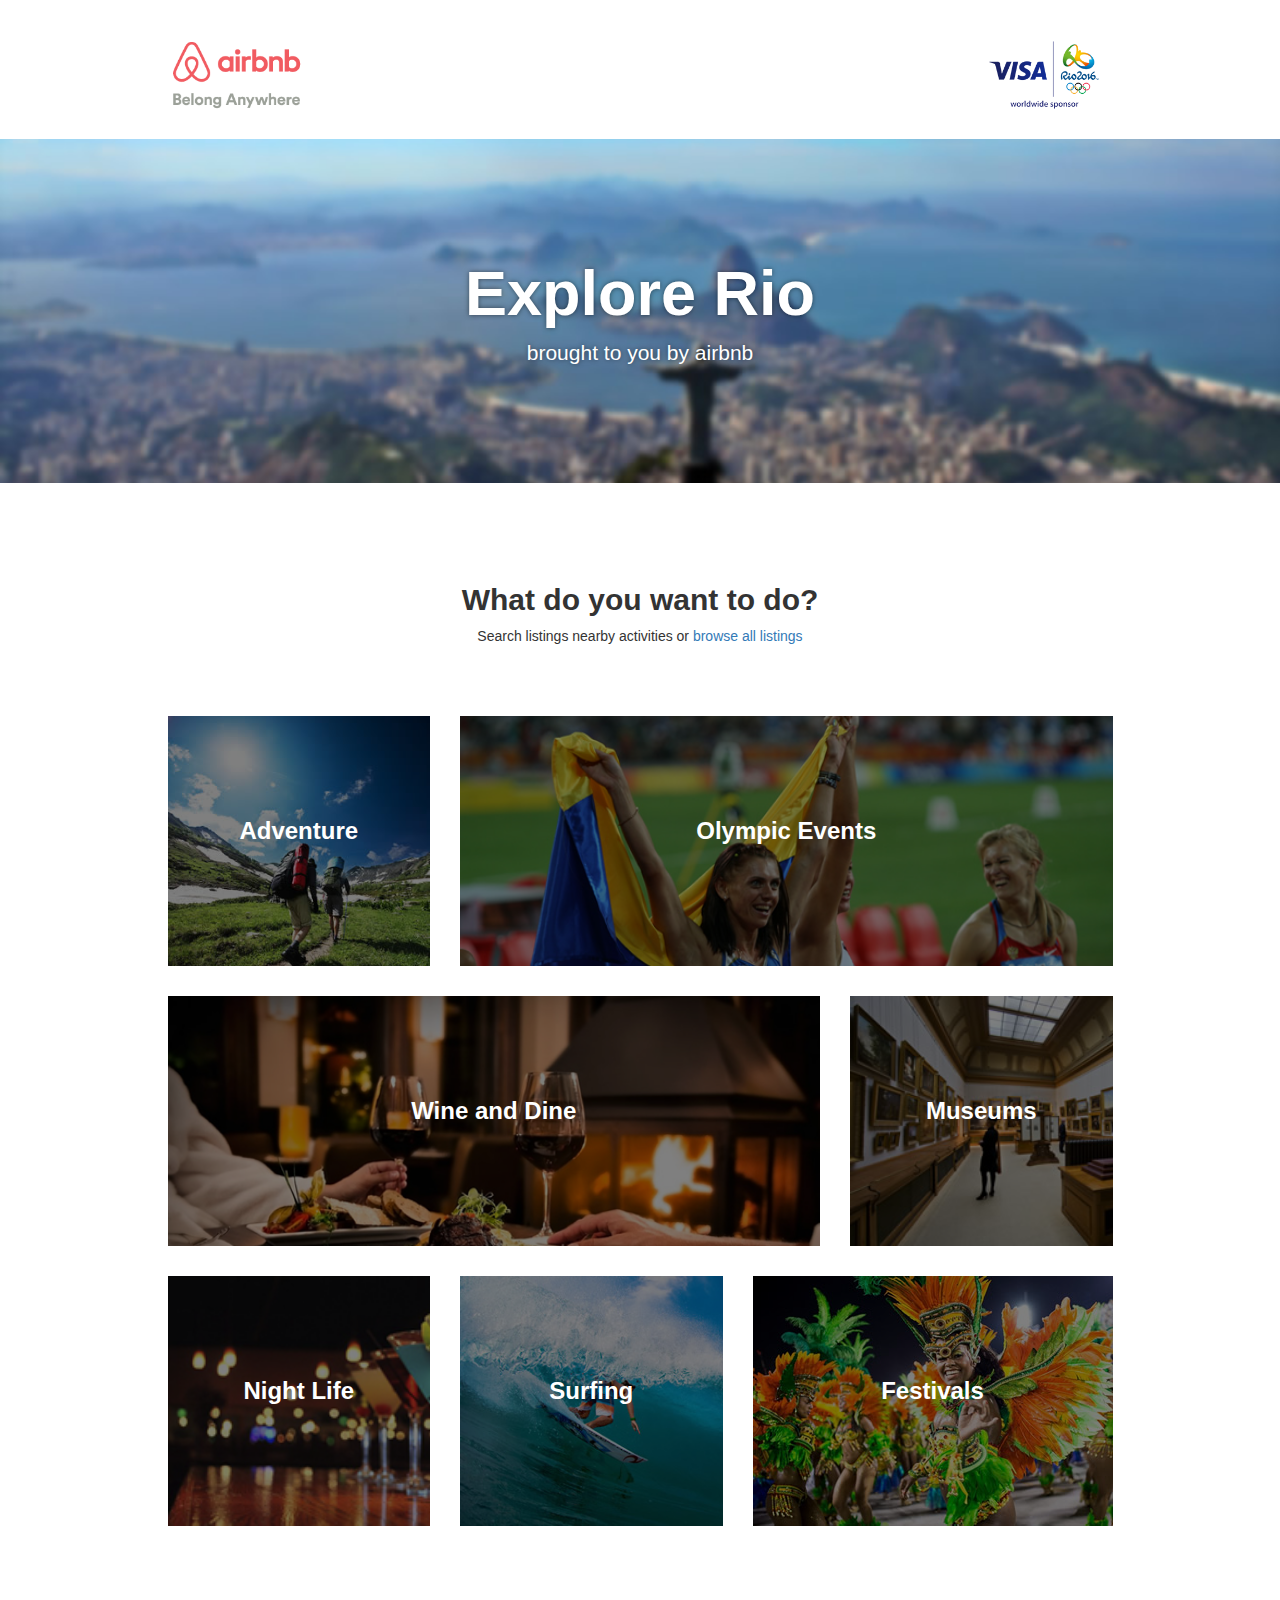
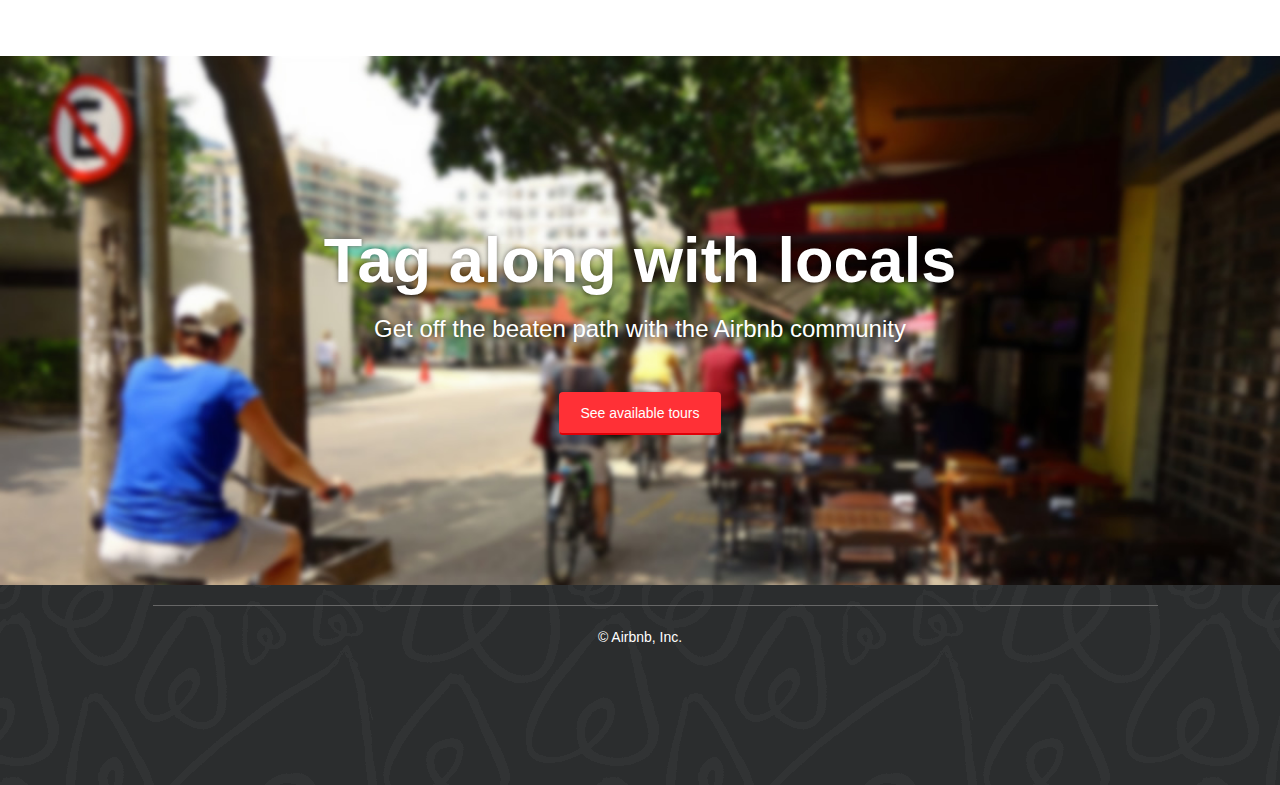
<file: index.html>
<!DOCTYPE html>
<html>
<head>
  <title>AirBnb Redesign</title>
  <meta charset="utf-8">
  <meta name="viewport" content="width=device-width, initial-scale=1">
  <link rel="stylesheet" href="bower_components/bootstrap/dist/css/bootstrap.min.css">
  <link rel="stylesheet" href="rioAirBnb.css">
  <script src="bower_components/jquery/dist/jquery.min.js"></script>
  <script src="bower_components/bootstrap/dist/js/bootstrap.min.js"></script>
</head> 
<body>
  <div class="container">
    <div class="col-md-11 page-header">
      <div class="col-md-offset-1">
        <img class="page-logo" src="assets/rio-logo.png" />
        <img class="page-logo pull-right" src="assets/sponsor.png" />
      </div>
    </div>
  </div>
  <div class="jumbotron">
    <h1 class="centered"><strong>Explore Rio</strong></h1>      
    <p class="centered">brought to you by airbnb</p>
  </div>

  <div class="container">
    <div class="section-header">
      <div class="row">
        <h2 class="centered"><strong>What do you want to do?</strong></h2>
      </div>
      <div class="row">
        <p class="centered">Search listings nearby activities or <a href="https://www.airbnb.com/s/Rio-de-Janeiro--Brazil">browse all listings</a></p>
      </div>
    </div>
    <div class="row">
      <div class="col-md-3 col-md-offset-1">
        <div class="background-img-wrapper" style="background-image: url('assets/hiking.jpg'); background-size: cover;">
          <div class="placeholder">
            <div class="category">
              <h3><strong>Adventure</strong></h3>
              <p class="catDescription">Rentals near hiking trails and scenic vistas</p>
            </div>
          </div>
        </div>
      </div>
      <div class="col-md-7">
        <div class="background-img-wrapper" style="background-image: url('assets/olympics.jpg'); background-size: cover;">
          <div class="placeholder">
            <div class="category">
              <h3><strong>Olympic Events</strong></h3>
              <p class="catDescription">Rentals near sporting venues and sporting events</p>
            </div>
          </div>
        </div>
      </div>
    </div>
    <div class="row">
      <div class="col-md-7 col-md-offset-1">
        <div class="background-img-wrapper" style="background-image: url('assets/wine-and-dine.jpg'); background-size: cover;">
          <div class="placeholder">
            <div class="category">
              <h3><strong>Wine and Dine</strong></h3>
              <p class="catDescription">Rentals near the best of the food scene</p>
            </div>
          </div>
        </div>
      </div>
      <div class="col-md-3">
        <div class="background-img-wrapper" style="background-image: url('assets/museum.jpg'); background-size: cover;">
          <div class="placeholder">
            <div class="category">
              <h3><strong>Museums</strong></h3>
              <p class="catDescription">Rentals near museums and other family-friendly places</p>
            </div>
          </div>
        </div>
      </div>
    </div>
    <div class="row">
      <div class="col-md-3 col-md-offset-1">
        <div class="background-img-wrapper" style="background-image: url('assets/night-life.jpg'); background-size: cover;">
          <div class="placeholder">
            <div class="category">
              <h3><strong>Night Life</strong></h3>
              <p class="catDescription">Rentals near popular clubs and bars</p>
            </div>
          </div>
        </div>
      </div>
      <div class="col-md-3">
        <div class="background-img-wrapper" style="background-image: url('assets/surfing.jpg'); background-size: cover;">
          <div class="placeholder">
            <div class="category">
              <h3><strong>Surfing</strong></h3>
              <p class="catDescription">Rentals near the beach</p>
            </div>
          </div>
        </div>
      </div>
      <div class="col-md-4">
        <div class="background-img-wrapper" style="background-image: url('assets/festival.jpg'); background-size: cover;">
          <div class="placeholder">
            <div class="category">
              <h3><strong>Festivals</strong></h3>
              <p class="catDescription">Rentals near Olympic cultural festival events</p>
            </div>
          </div>
        </div>
      </div>
    </div>
    <div class="row"><p>&nbsp;</p></div>
  </div>
  <div class="jumbotron experiences">
    <h1 class="centered"><strong>Tag along with locals</strong></h1>      
    <h3 class="centered">Get off the beaten path with the Airbnb community</h3>
    <br />
    <br />
    <button type="button" class="btn btn-feature center-block">See available tours</button>
  </div>
  <footer class="footer">
    <div class="container">
      <div class="row">
        <hr class="col-md-10 col-md-offset-1" />
      </div>
      <div class="row">
        <p class="text-center">© Airbnb, Inc. </p>
      </div>
    </div>
  </footer>

</body>
</html>
</file>
<file: rioAirBnb.css>
.body {
	font-family: Circular,"Helvetica Neue",Helvetica,Arial,sans-serif;
	color: #565A5C;
}

.centered {
	text-align: center;
}

.placeholder {
	background-color: rgba(0, 0, 0, 0.5);
	height: 250px;
	margin-top: 30px;
	transition: background-color 0.5s ease;
}
.placeholder:hover {
	background-color: rgba(0, 0, 0, 0.75);
}

.placeholder:hover .catDescription {
 	display: inline-block;
}

.category {
	color: #FFFFFF;
	position: absolute;
    top: 50%;
    left: 50%;
    text-align: center;
    transform: translateX(-50%) translateY(-50%);
}

.catDescription {
 	display: none;
}

.footer {
	height: 200px;
	background-color: #EEEEEE;
}

.page-header {
	border-bottom: 0px;
}

.page-logo {
	max-height: 70px;
}

.section-header {
	margin: 50px 0px 30px 0px;
}

.jumbotron {
	color: #FFFFFF;
	text-shadow: 0px 0px 5px rgba(0, 0, 0, 0.5);
	padding-top: 100px;
	padding-bottom: 100px;
	background: url("assets/jumbotronBackground.jpg");
	background-size: cover;
	background-position: 0% 60%;
}

.experiences {
	margin-bottom: 0px;
	margin-top: 100px;
	padding-top: 150px;
	padding-bottom: 150px;
	background: url("assets/biking.jpg");
	background-size: cover;
}

.btn-feature {
	padding: 10px 20px;
	background: #FF3036;
	border-bottom: 2px solid #E00007;
}

.btn-feature:hover {
	padding: 10px 20px;
	background: #FF595E;
	border-bottom: 2px solid #E00007;
}

.btn-feature:hover {
	color: #FFFFFF;
}

.footer {
	color: #FFFFFF;
	background: #2B2D2E url("assets/footer-background.png");
}

hr {
	border-color: #666666;
}
</file>
